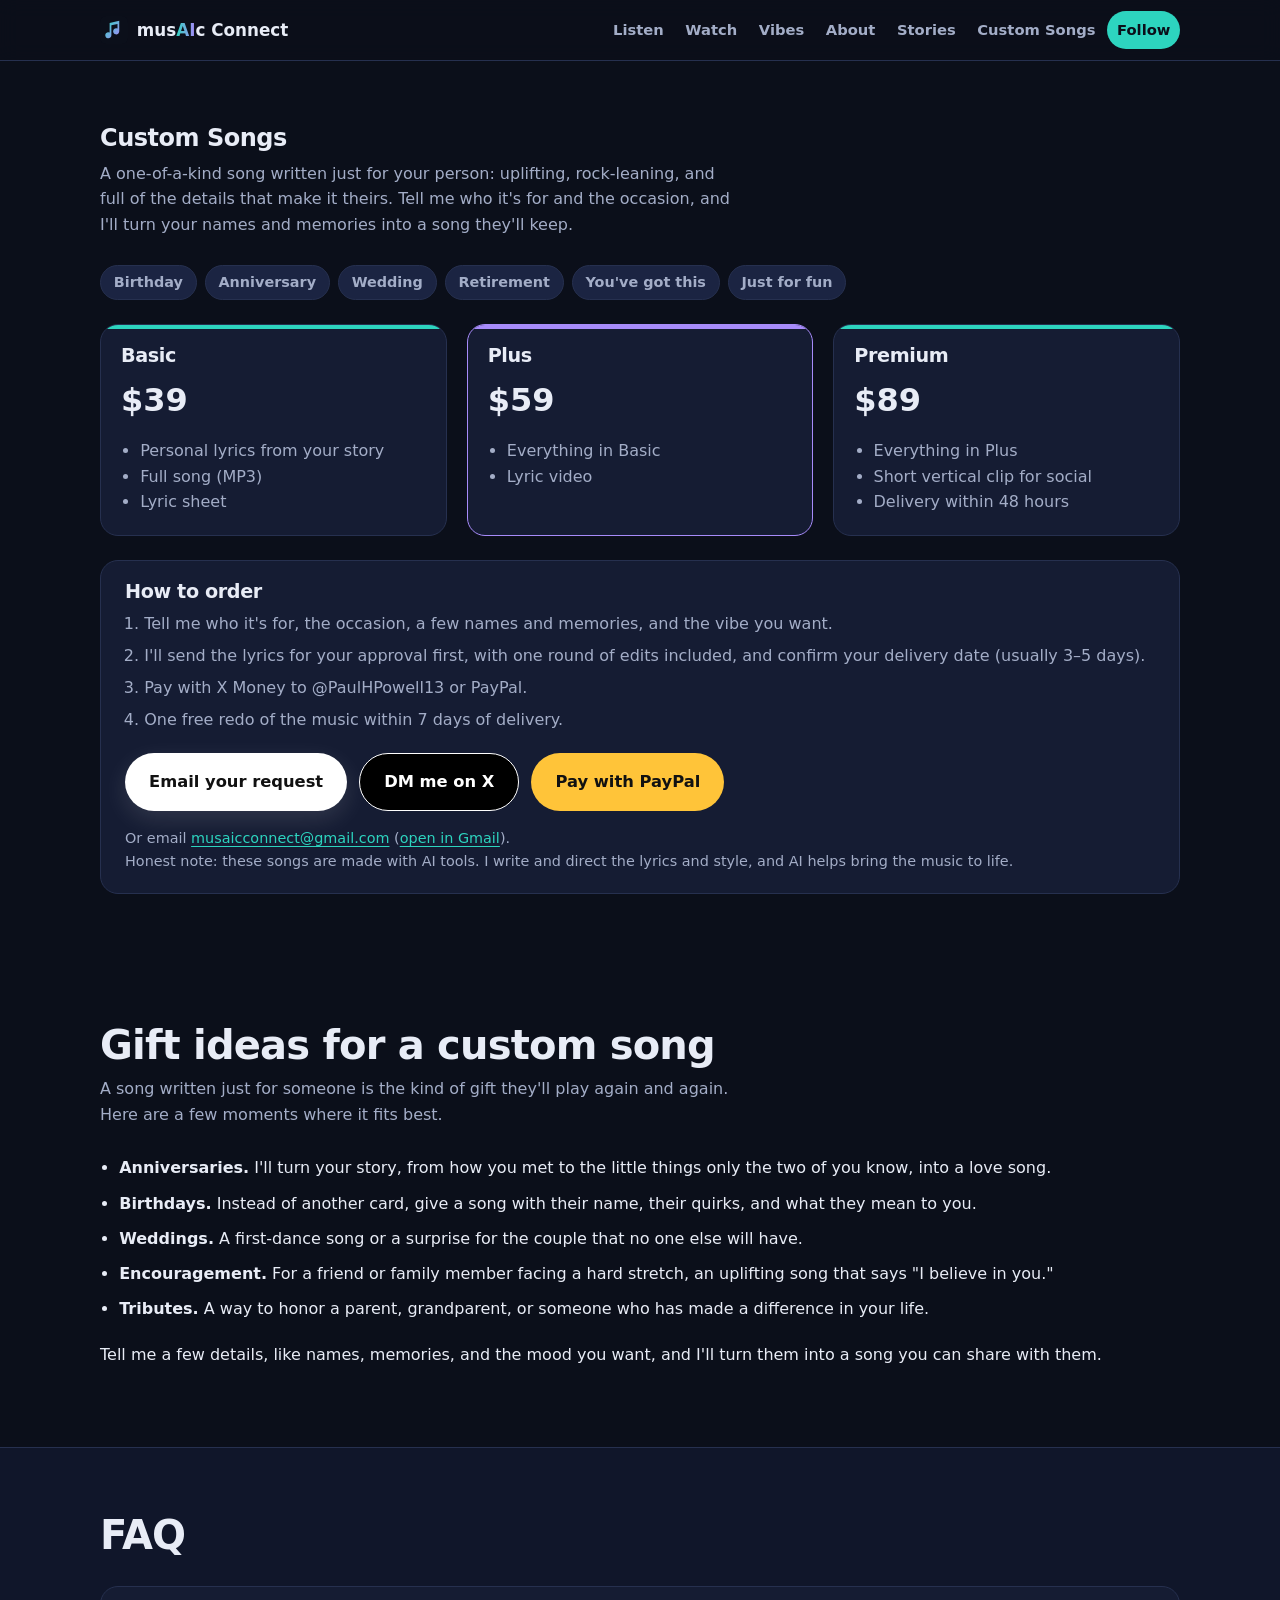
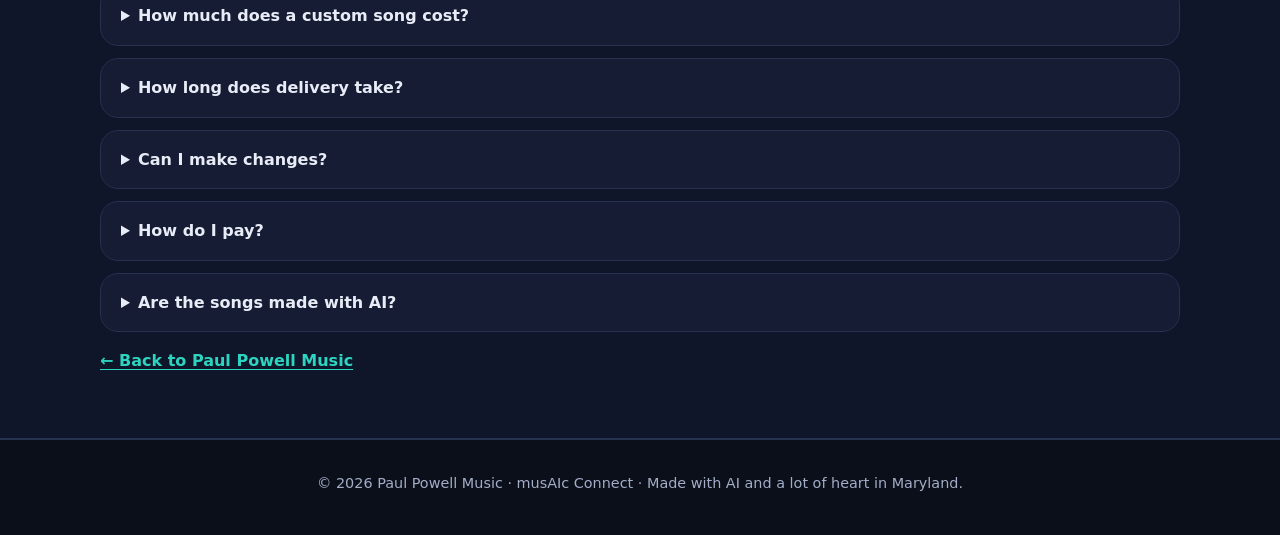
<file: custom-songs/index.html>
<!DOCTYPE html>
<html lang="en">
<head>
  <meta charset="utf-8">
  <meta name="viewport" content="width=device-width, initial-scale=1">
  <title>Custom Songs by Paul Powell Music | musAIc Connect</title>
  <meta name="description" content="Order a one-of-a-kind, uplifting, rock-leaning custom song for a birthday, anniversary, wedding, retirement and more. Basic $39, Plus $59, Premium $89.">
  <meta name="theme-color" content="#0b0f1a">
  <meta name="color-scheme" content="dark">
  <link rel="canonical" href="https://musaicconnect.com/custom-songs/">
  <link rel="icon" href="../assets/favicon.svg" type="image/svg+xml">

  <meta property="og:type" content="website">
  <meta property="og:site_name" content="musAIc Connect">
  <meta property="og:title" content="Custom Songs by Paul Powell Music | musAIc Connect">
  <meta property="og:description" content="Order a one-of-a-kind, uplifting, rock-leaning custom song for a birthday, anniversary, wedding, retirement and more. Basic $39, Plus $59, Premium $89.">
  <meta property="og:url" content="https://musaicconnect.com/custom-songs/">
  <meta property="og:image" content="https://musaicconnect.com/assets/og-image.jpg">
  <meta property="og:image:width" content="900">
  <meta property="og:image:height" content="900">
  <meta property="og:image:alt" content="Paul Powell">
  <meta name="twitter:card" content="summary_large_image">
  <meta name="twitter:site" content="@PaulHPowell13">
  <meta name="twitter:creator" content="@PaulHPowell13">
  <meta name="twitter:title" content="Custom Songs by Paul Powell Music | musAIc Connect">
  <meta name="twitter:description" content="Order a one-of-a-kind, uplifting, rock-leaning custom song for a birthday, anniversary, wedding, retirement and more. Basic $39, Plus $59, Premium $89.">
  <meta name="twitter:image" content="https://musaicconnect.com/assets/og-image.jpg">

  <link rel="stylesheet" href="../styles.css">

  <script type="application/ld+json">
{
  "@context": "https://schema.org",
  "@graph": [
    {
      "@type": "Service",
      "name": "Custom Songs",
      "serviceType": "Custom song",
      "url": "https://musaicconnect.com/custom-songs/",
      "description": "A one-of-a-kind song written just for your person: uplifting, rock-leaning, and full of the details that make it theirs.",
      "provider": {
        "@type": "MusicGroup",
        "name": "Paul Powell Music",
        "url": "https://musaicconnect.com/"
      },
      "offers": [
        {
          "@type": "Offer",
          "name": "Basic",
          "price": "39",
          "priceCurrency": "USD",
          "url": "https://musaicconnect.com/custom-songs/"
        },
        {
          "@type": "Offer",
          "name": "Plus",
          "price": "59",
          "priceCurrency": "USD",
          "url": "https://musaicconnect.com/custom-songs/"
        },
        {
          "@type": "Offer",
          "name": "Premium",
          "price": "89",
          "priceCurrency": "USD",
          "url": "https://musaicconnect.com/custom-songs/"
        }
      ]
    },
    {
      "@type": "FAQPage",
      "mainEntity": [
        {
          "@type": "Question",
          "name": "How much does a custom song cost?",
          "acceptedAnswer": {
            "@type": "Answer",
            "text": "Basic is $39 (personal lyrics from your story, the full song as an MP3, and a lyric sheet). Plus is $59 and adds a lyric video. Premium is $89 and adds a short vertical clip for social and delivery within 48 hours."
          }
        },
        {
          "@type": "Question",
          "name": "How long does delivery take?",
          "acceptedAnswer": {
            "@type": "Answer",
            "text": "Usually 3–5 days. I confirm your delivery date when I send the lyrics. The Premium tier includes delivery within 48 hours."
          }
        },
        {
          "@type": "Question",
          "name": "Can I make changes?",
          "acceptedAnswer": {
            "@type": "Answer",
            "text": "Yes. I send the lyrics for your approval first, with one round of edits included. You also get one free redo of the music within 7 days of delivery."
          }
        },
        {
          "@type": "Question",
          "name": "How do I pay?",
          "acceptedAnswer": {
            "@type": "Answer",
            "text": "Pay with X Money to @PaulHPowell13 or with PayPal."
          }
        },
        {
          "@type": "Question",
          "name": "Are the songs made with AI?",
          "acceptedAnswer": {
            "@type": "Answer",
            "text": "Yes. I write and direct the lyrics and style, and AI tools help bring the music to life."
          }
        }
      ]
    }
  ]
}
  </script>
  <script async src="https://www.googletagmanager.com/gtag/js?id=G-233WM4XM97"></script>
  <script>window.dataLayer=window.dataLayer||[];function gtag(){dataLayer.push(arguments);}gtag('js',new Date());gtag('config','G-233WM4XM97');</script>
</head>
<body>
  <a class="skip-link" href="#main">Skip to content</a>

  <header class="site-header">
    <div class="wrap header-inner">
      <a class="brand" href="../" aria-label="musAIc Connect home">
        <img src="../assets/favicon.svg" alt="" width="28" height="28">
        <span>mus<b>AI</b>c Connect</span>
      </a>
      <nav aria-label="Main">
        <ul class="nav-list">
          <li><a href="../#listen">Listen</a></li>
          <li><a href="../#watch">Watch</a></li>
          <li><a href="../#vibes">Vibes</a></li>
          <li><a href="../#about">About</a></li>
          <li><a href="../stories/">Stories</a></li>
          <li><a href="./" aria-current="page">Custom Songs</a></li>
          <li><a class="nav-cta" href="../#follow">Follow</a></li>
        </ul>
      </nav>
    </div>
  </header>

  <main id="main">
    <section class="section" id="custom" aria-labelledby="custom-title">
      <div class="wrap">
        <div class="section-head">
          <h1 id="custom-title">Custom Songs</h1>
          <p>A one-of-a-kind song written just for your person: uplifting, rock-leaning, and full of the details that make it theirs. Tell me who it's for and the occasion, and I'll turn your names and memories into a song they'll keep.</p>
        </div>
        <ul class="occasion-list" aria-label="Occasions">
          <li>Birthday</li><li>Anniversary</li><li>Wedding</li><li>Retirement</li><li>You've got this</li><li>Just for fun</li>
        </ul>
        <div class="tier-grid">
          <article class="card tier">
            <h3>Basic</h3>
            <p class="price">$39</p>
            <ul><li>Personal lyrics from your story</li><li>Full song (MP3)</li><li>Lyric sheet</li></ul>
          </article>
          <article class="card tier tier-featured">
            <h3>Plus</h3>
            <p class="price">$59</p>
            <ul><li>Everything in Basic</li><li>Lyric video</li></ul>
          </article>
          <article class="card tier">
            <h3>Premium</h3>
            <p class="price">$89</p>
            <ul><li>Everything in Plus</li><li>Short vertical clip for social</li><li>Delivery within 48 hours</li></ul>
          </article>
        </div>
        <div class="card order-box">
          <h3>How to order</h3>
          <ol>
            <li>Tell me who it's for, the occasion, a few names and memories, and the vibe you want.</li>
            <li>I'll send the lyrics for your approval first, with one round of edits included, and confirm your delivery date (usually 3–5 days).</li>
            <li>Pay with X Money to @PaulHPowell13 or PayPal.</li>
            <li>One free redo of the music within 7 days of delivery.</li>
          </ol>
          <div class="cta-row order-cta">
            <a class="btn btn-youtube" href="mailto:musaicconnect@gmail.com?subject=Custom%20song%20request">Email your request</a>
            <a class="btn btn-x" href="https://x.com/PaulHPowell13" target="_blank" rel="noopener">DM me on X</a>
            <a class="btn btn-paypal" href="https://www.paypal.biz/musaicconnect" target="_blank" rel="noopener">Pay with PayPal</a>
          </div>
          <p class="ai-note">Or email <a href="mailto:musaicconnect@gmail.com?subject=Custom%20song%20request">musaicconnect@gmail.com</a> (<a href="https://mail.google.com/mail/?view=cm&amp;fs=1&amp;to=musaicconnect@gmail.com&amp;su=Custom%20song%20request" target="_blank" rel="noopener">open in Gmail</a>).</p>
          <p class="ai-note">Honest note: these songs are made with AI tools. I write and direct the lyrics and style, and AI helps bring the music to life.</p>
        </div>
      </div>
    </section>

    <section class="section" id="gift-ideas" aria-labelledby="gift-ideas-title">
      <div class="wrap">
        <div class="section-head">
          <h2 id="gift-ideas-title">Gift ideas for a custom song</h2>
          <p>A song written just for someone is the kind of gift they'll play again and again. Here are a few moments where it fits best.</p>
        </div>
        <ul class="gift-list">
          <li><strong>Anniversaries.</strong> I'll turn your story, from how you met to the little things only the two of you know, into a love song.</li>
          <li><strong>Birthdays.</strong> Instead of another card, give a song with their name, their quirks, and what they mean to you.</li>
          <li><strong>Weddings.</strong> A first-dance song or a surprise for the couple that no one else will have.</li>
          <li><strong>Encouragement.</strong> For a friend or family member facing a hard stretch, an uplifting song that says "I believe in you."</li>
          <li><strong>Tributes.</strong> A way to honor a parent, grandparent, or someone who has made a difference in your life.</li>
        </ul>
        <p>Tell me a few details, like names, memories, and the mood you want, and I'll turn them into a song you can share with them.</p>
      </div>
    </section>

    <section class="section alt" id="faq" aria-labelledby="faq-title">
      <div class="wrap">
        <div class="section-head">
          <h2 id="faq-title">FAQ</h2>
        </div>
        <div class="faq-list">
          <details class="card faq-item">
            <summary>How much does a custom song cost?</summary>
            <p>Basic is $39 (personal lyrics from your story, the full song as an MP3, and a lyric sheet). Plus is $59 and adds a lyric video. Premium is $89 and adds a short vertical clip for social and delivery within 48 hours.</p>
          </details>
          <details class="card faq-item">
            <summary>How long does delivery take?</summary>
            <p>Usually 3–5 days. I confirm your delivery date when I send the lyrics. The Premium tier includes delivery within 48 hours.</p>
          </details>
          <details class="card faq-item">
            <summary>Can I make changes?</summary>
            <p>Yes. I send the lyrics for your approval first, with one round of edits included. You also get one free redo of the music within 7 days of delivery.</p>
          </details>
          <details class="card faq-item">
            <summary>How do I pay?</summary>
            <p>Pay with X Money to @PaulHPowell13 or with PayPal.</p>
          </details>
          <details class="card faq-item">
            <summary>Are the songs made with AI?</summary>
            <p>Yes. I write and direct the lyrics and style, and AI tools help bring the music to life.</p>
          </details>
        </div>
        <p class="small-link"><a href="../">← Back to Paul Powell Music</a></p>
      </div>
    </section>
  </main>

  <footer class="site-footer">
    <div class="wrap">
      <p>© 2026 Paul Powell Music · musAIc Connect · Made with AI and a lot of heart in Maryland.</p>
    </div>
  </footer>
  <script data-goatcounter="https://musaicconnect.goatcounter.com/count" async src="//gc.zgo.at/count.js"></script>
</body>
</html>
</file>
<file: styles.css>
/* musAIc Connect – Paul Powell Music. Mobile-first, no frameworks. */
:root {
  --bg: #0b0f1a;
  --bg-alt: #10162a;
  --card: #151c33;
  --card-2: #1b2442;
  --line: #26304f;
  --text: #e8ecf6;
  --muted: #a3adc7;
  --teal: #2dd4bf;
  --violet: #a78bfa;
  --pink: #f472b6;
  --amber: #fbbf24;
  --spotify: #1ed760;
  --youtube: #ff3b3b;
  --radius: 18px;
  --wrap: 1120px;
}

*, *::before, *::after { box-sizing: border-box; }
html { scroll-behavior: smooth; scroll-padding-top: 72px; }
@media (prefers-reduced-motion: reduce) { html { scroll-behavior: auto; } * { transition: none !important; } }

body {
  margin: 0;
  background: var(--bg);
  color: var(--text);
  font: 400 1rem/1.6 system-ui, -apple-system, "Segoe UI", Roboto, "Helvetica Neue", Arial, sans-serif;
  -webkit-font-smoothing: antialiased;
}
img { max-width: 100%; height: auto; display: block; }
a { color: var(--teal); text-underline-offset: 3px; }
a:hover { color: #5eead4; }
:focus-visible { outline: 3px solid var(--amber); outline-offset: 3px; border-radius: 6px; }

h1, h2, h3 { line-height: 1.15; margin: 0 0 .5rem; letter-spacing: -0.02em; }
h2 { font-size: clamp(1.75rem, 5vw, 2.5rem); }
h3 { font-size: 1.2rem; }
p { margin: 0 0 1rem; }

.wrap { width: 100%; max-width: var(--wrap); margin: 0 auto; padding: 0 1.25rem; }

.skip-link {
  position: absolute; left: 1rem; top: -100px; z-index: 100;
  background: var(--amber); color: #111; padding: .6rem 1rem; border-radius: 8px; font-weight: 700;
}
.skip-link:focus { top: 1rem; }

/* Header */
.site-header {
  position: sticky; top: 0; z-index: 50;
  background: rgba(11, 15, 26, .82);
  backdrop-filter: blur(10px); -webkit-backdrop-filter: blur(10px);
  border-bottom: 1px solid var(--line);
}
.header-inner { display: flex; align-items: center; justify-content: space-between; gap: 1rem; min-height: 60px; flex-wrap: wrap; }
.brand { display: inline-flex; align-items: center; gap: .55rem; color: var(--text); text-decoration: none; font-weight: 700; font-size: 1.05rem; }
.brand b { background: linear-gradient(90deg, var(--teal), var(--violet)); -webkit-background-clip: text; background-clip: text; color: transparent; }
.nav-list { list-style: none; display: flex; gap: .15rem; margin: 0; padding: 0; }
.nav-list a { display: block; padding: .45rem .6rem; color: var(--muted); text-decoration: none; font-size: .92rem; font-weight: 600; border-radius: 999px; }
.nav-list a:hover { color: var(--text); background: var(--card); }
.nav-list .nav-cta { color: #0b0f1a; background: var(--teal); }
.nav-list .nav-cta:hover { color: #0b0f1a; background: #5eead4; }
@media (max-width: 520px) {
  .header-inner { justify-content: center; padding-top: .5rem; padding-bottom: .4rem; gap: .25rem; }
  .nav-list { flex-wrap: wrap; justify-content: center; }
  .nav-list a { padding: .35rem .55rem; font-size: .88rem; }
}

/* Hero */
.hero {
  position: relative; overflow: hidden;
  padding: 4.5rem 0 4rem;
  background:
    radial-gradient(60rem 30rem at 85% -10%, rgba(167, 139, 250, .28), transparent 60%),
    radial-gradient(50rem 28rem at -10% 110%, rgba(45, 212, 191, .22), transparent 60%),
    var(--bg);
  border-bottom: 1px solid var(--line);
}
.hero::after { /* subtle equalizer bars */
  content: ""; position: absolute; inset: auto 0 0 0; height: 90px; opacity: .14; pointer-events: none;
  background: repeating-linear-gradient(90deg, var(--teal) 0 6px, transparent 6px 14px);
  -webkit-mask: linear-gradient(to top, #000, transparent); mask: linear-gradient(to top, #000, transparent);
}
.hero-inner { position: relative; z-index: 1; max-width: 820px; text-align: center; }
.eyebrow { text-transform: uppercase; letter-spacing: .14em; font-size: .78rem; font-weight: 700; color: var(--teal); margin-bottom: .75rem; }
.hero h1 { font-size: clamp(2.6rem, 11vw, 5.2rem); font-weight: 800; margin-bottom: 1rem; }
.grad { background: linear-gradient(90deg, var(--teal), var(--violet) 55%, var(--pink)); -webkit-background-clip: text; background-clip: text; color: transparent; }
.lede { font-size: clamp(1.08rem, 2.8vw, 1.3rem); color: var(--muted); max-width: 640px; margin: 0 auto 2rem; }
.cta-row { display: flex; flex-direction: column; gap: .75rem; align-items: stretch; max-width: 360px; margin: 0 auto; }
@media (min-width: 600px) { .cta-row { flex-direction: row; justify-content: center; max-width: none; } }
.btn {
  display: inline-flex; align-items: center; justify-content: center; gap: .6rem;
  padding: .95rem 1.5rem; border-radius: 999px; font-weight: 700; font-size: 1.02rem;
  text-decoration: none; transition: transform .15s ease, box-shadow .15s ease;
}
.btn svg { width: 22px; height: 22px; flex: none; }
.btn:hover { transform: translateY(-2px); }
.btn-spotify { background: var(--spotify); color: #08130c; box-shadow: 0 8px 24px rgba(30, 215, 96, .25); }
.btn-spotify:hover { color: #08130c; }
.btn-youtube { background: #fff; color: #111; box-shadow: 0 8px 24px rgba(255, 255, 255, .12); }
.btn-youtube svg { color: var(--youtube); }
.btn-youtube:hover { color: #111; }
.hero-meta { margin: 1.5rem 0 0; font-size: .95rem; }
.hero-meta a { color: var(--muted); }

/* Sections */
.section { padding: 4rem 0; }
.section.alt { background: var(--bg-alt); border-top: 1px solid var(--line); border-bottom: 1px solid var(--line); }
.section-head { margin-bottom: 1.75rem; max-width: 640px; }
.section-head p { color: var(--muted); margin: 0; }
.section-head.center { text-align: center; margin-left: auto; margin-right: auto; }
.card { background: var(--card); border: 1px solid var(--line); border-radius: var(--radius); }
.small-link { margin: 1rem 0 0; font-weight: 600; }

/* Listen */
.embed-card { padding: .5rem; }
.spotify-embed { display: block; width: 100%; border: 0; border-radius: 12px; }

/* Video helpers */
.video { position: relative; aspect-ratio: 16 / 9; border-radius: 12px; overflow: hidden; background: #000; }
.video iframe { position: absolute; inset: 0; width: 100%; height: 100%; border: 0; }

/* Watch */
.featured { padding: .75rem; display: grid; gap: 1rem; margin-bottom: 1.5rem; }
.featured-text { padding: 0 .5rem .5rem; }
.featured-text h3 { font-size: 1.6rem; }
.featured-text p:last-child { margin: 0; font-weight: 600; }
@media (min-width: 900px) {
  .featured { grid-template-columns: 2fr 1fr; align-items: center; padding: 1rem; }
  .featured-text { padding: 1rem; }
}
.video-grid { list-style: none; margin: 0; padding: 0; display: grid; gap: 1rem; grid-template-columns: repeat(2, 1fr); }
@media (min-width: 760px) { .video-grid { grid-template-columns: repeat(3, 1fr); } }
.vcard { display: block; text-decoration: none; color: var(--text); background: var(--card); border: 1px solid var(--line); border-radius: 14px; overflow: hidden; transition: transform .15s ease, border-color .15s ease; height: 100%; }
.vcard img { width: 100%; aspect-ratio: 16 / 9; object-fit: cover; background: #000; }
.vcard span { display: block; padding: .65rem .8rem .8rem; font-weight: 600; font-size: .95rem; line-height: 1.3; }
.vcard:hover { transform: translateY(-3px); border-color: var(--teal); color: var(--text); }

/* Vibes */
.vibe-grid { display: grid; gap: 1.25rem; }
@media (min-width: 820px) { .vibe-grid { grid-template-columns: repeat(2, 1fr); } }
.vibe { padding: 1.25rem; display: flex; flex-direction: column; gap: .75rem; position: relative; overflow: hidden; }
.vibe::before { content: ""; position: absolute; inset: 0 0 auto 0; height: 4px; background: var(--accent, var(--teal)); }
.vibe h3 { color: var(--accent, var(--teal)); margin: 0; font-size: 1.35rem; }
.vibe p { color: var(--muted); margin: 0; }
.vibe > a { font-weight: 600; color: var(--accent, var(--teal)); margin-top: auto; }
.vibe-motivational { --accent: var(--amber); }
.vibe-romantic { --accent: var(--pink); }
.vibe-fun { --accent: var(--teal); }
.vibe-dance { --accent: var(--violet); }

/* About */
.about { display: grid; gap: 2rem; align-items: center; }
.about-photo { width: 180px; height: 180px; border-radius: 50%; object-fit: cover; border: 4px solid var(--card-2); box-shadow: 0 0 0 3px var(--teal), 0 20px 40px rgba(0,0,0,.4); margin: 0 auto; }
.about p { color: #cfd6e8; font-size: 1.05rem; max-width: 680px; }
.placeholder-note { color: var(--amber) !important; font-style: italic; font-size: .95rem !important; }
@media (min-width: 760px) { .about { grid-template-columns: 240px 1fr; } .about-photo { width: 240px; height: 240px; } }

/* Follow */
.follow-grid { list-style: none; margin: 0 auto; padding: 0; display: grid; gap: 1rem; max-width: 900px; }
@media (min-width: 680px) { .follow-grid { grid-template-columns: repeat(2, 1fr); } }
@media (min-width: 1000px) { .follow-grid { grid-template-columns: repeat(4, 1fr); max-width: 1100px; } }
.follow { display: flex; align-items: center; gap: 1rem; padding: 1.1rem 1.25rem; background: var(--card); border: 1px solid var(--line); border-radius: var(--radius); color: var(--text); text-decoration: none; transition: transform .15s ease, border-color .15s ease; }
.follow svg { width: 36px; height: 36px; flex: none; }
.follow span { display: flex; flex-direction: column; line-height: 1.3; }
.follow small { color: var(--muted); font-size: .88rem; }
.follow:hover { transform: translateY(-3px); color: var(--text); }
.follow.spotify svg { color: var(--spotify); } .follow.spotify:hover { border-color: var(--spotify); }
.follow.youtube svg { color: var(--youtube); } .follow.youtube:hover { border-color: var(--youtube); }
.follow.x svg { color: #fff; } .follow.x:hover { border-color: #fff; }
.follow.aethr svg { color: #b48cff; } .follow.aethr:hover { border-color: #b48cff; }

/* Footer */
.site-footer { border-top: 1px solid var(--line); padding: 2rem 0 2.5rem; text-align: center; color: var(--muted); font-size: .9rem; }
.site-footer p { margin: 0; }

/* Custom Songs (draft) */
.occasion-list { list-style: none; margin: 0 0 1.5rem; padding: 0; display: flex; flex-wrap: wrap; gap: .5rem; }
.occasion-list li { background: var(--card-2); border: 1px solid var(--line); border-radius: 999px; padding: .3rem .8rem; font-size: .9rem; font-weight: 600; color: var(--muted); }
.tier-grid { display: grid; gap: 1.25rem; margin-bottom: 1.5rem; }
@media (min-width: 820px) { .tier-grid { grid-template-columns: repeat(3, 1fr); } }
.tier { padding: 1.25rem; position: relative; overflow: hidden; }
.tier::before { content: ""; position: absolute; inset: 0 0 auto 0; height: 4px; background: var(--teal); }
.tier-featured { border-color: var(--violet); } .tier-featured::before { background: var(--violet); }
.tier .price { font-size: 2rem; font-weight: 800; margin: .25rem 0 .75rem; }
.tier ul, .order-box ol { margin: 0; padding-left: 1.2rem; color: var(--muted); }
.order-box { padding: 1.25rem 1.5rem; }
.order-box ol li { margin-bottom: .4rem; }
.order-cta { margin: 1.25rem 0 1rem; max-width: none; }
@media (min-width: 600px) { .order-cta { justify-content: flex-start; } }
.btn-x { background: #000; color: #fff; border: 1px solid #fff; }
.btn-x:hover { color: #fff; }
.ai-note { color: var(--muted); font-size: .9rem; margin: 0; }
.btn-paypal { background: #ffc439; color: #111; }
.btn-paypal:hover { color: #111; }

/* Click-to-load YouTube thumbnails */
.yt-lite { position: absolute; inset: 0; width: 100%; height: 100%; padding: 0; border: 0; background: #000; cursor: pointer; }
.yt-lite img { width: 100%; height: 100%; object-fit: cover; display: block; }
.yt-play { position: absolute; top: 50%; left: 50%; width: 68px; height: 48px; transform: translate(-50%, -50%); background: var(--youtube); border-radius: 14px; opacity: .92; transition: opacity .15s; }
.yt-play::after { content: ""; position: absolute; top: 50%; left: 54%; transform: translate(-50%, -50%); border-style: solid; border-width: 10px 0 10px 17px; border-color: transparent transparent transparent #fff; }
.yt-lite:hover .yt-play, .yt-lite:focus-visible .yt-play { opacity: 1; }

/* Custom Songs page FAQ */
.faq-list { display: grid; gap: .75rem; }
.faq-item { padding: 1rem 1.25rem; }
.faq-item summary { cursor: pointer; font-weight: 700; }
.faq-item p { color: var(--muted); margin: .6rem 0 0; }

/* Lyric Videos */
.lyric-grid { display: grid; gap: 1.25rem; grid-template-columns: 1fr; }
@media (min-width: 600px) { .lyric-grid { grid-template-columns: repeat(2, 1fr); } }
@media (min-width: 960px) { .lyric-grid { grid-template-columns: repeat(3, 1fr); } }
.lyric-card { padding: .75rem; display: flex; flex-direction: column; gap: .6rem; }
.lyric-card h3 { margin: 0 .25rem .25rem; font-size: 1.1rem; }

.playlist-label { margin: 1.5rem 0 .75rem; color: var(--muted); font-weight: 600; }
.playlist-row { list-style: none; margin: 0; padding: 0; display: flex; flex-wrap: wrap; gap: .75rem; }
.playlist-row .btn { padding: .65rem 1.15rem; font-size: .95rem; }

.gift-list { margin: 0 0 1.25rem; padding-left: 1.2rem; }
.gift-list li { margin-bottom: .6rem; }

/* Featured song (home page) */
.featured-song { padding: 1rem; display: grid; gap: 1.25rem; align-items: center; }
.featured-cover { width: 100%; max-width: 360px; aspect-ratio: 1 / 1; object-fit: cover; border-radius: 12px; margin: 0 auto; }
.featured-song-text h3 { font-size: 1.8rem; }
.featured-song-text .cta-row { margin: 1.25rem 0 .5rem; max-width: none; }
@media (min-width: 760px) {
  .featured-song { grid-template-columns: 300px 1fr; padding: 1.25rem; gap: 2rem; }
  .featured-song .cta-row { justify-content: flex-start; }
}

/* Stories Behind the Songs */
.story { padding: 1.25rem; display: grid; gap: 1.25rem; margin-bottom: 1.5rem; }
.story h2 { font-size: clamp(1.6rem, 4.5vw, 2.1rem); }
.story-body { max-width: 680px; }
.story-body p { color: #cfd6e8; font-size: 1.05rem; }
.story-body blockquote { margin: 0 0 1rem; padding-left: 1rem; border-left: 3px solid var(--pink); color: var(--text); font-style: italic; }
.story .cta-row { margin: 1.25rem 0 0; max-width: none; }
@media (min-width: 600px) { .story .cta-row { justify-content: flex-start; } }
@media (min-width: 900px) { .story { padding: 1.75rem; } }
</file>
